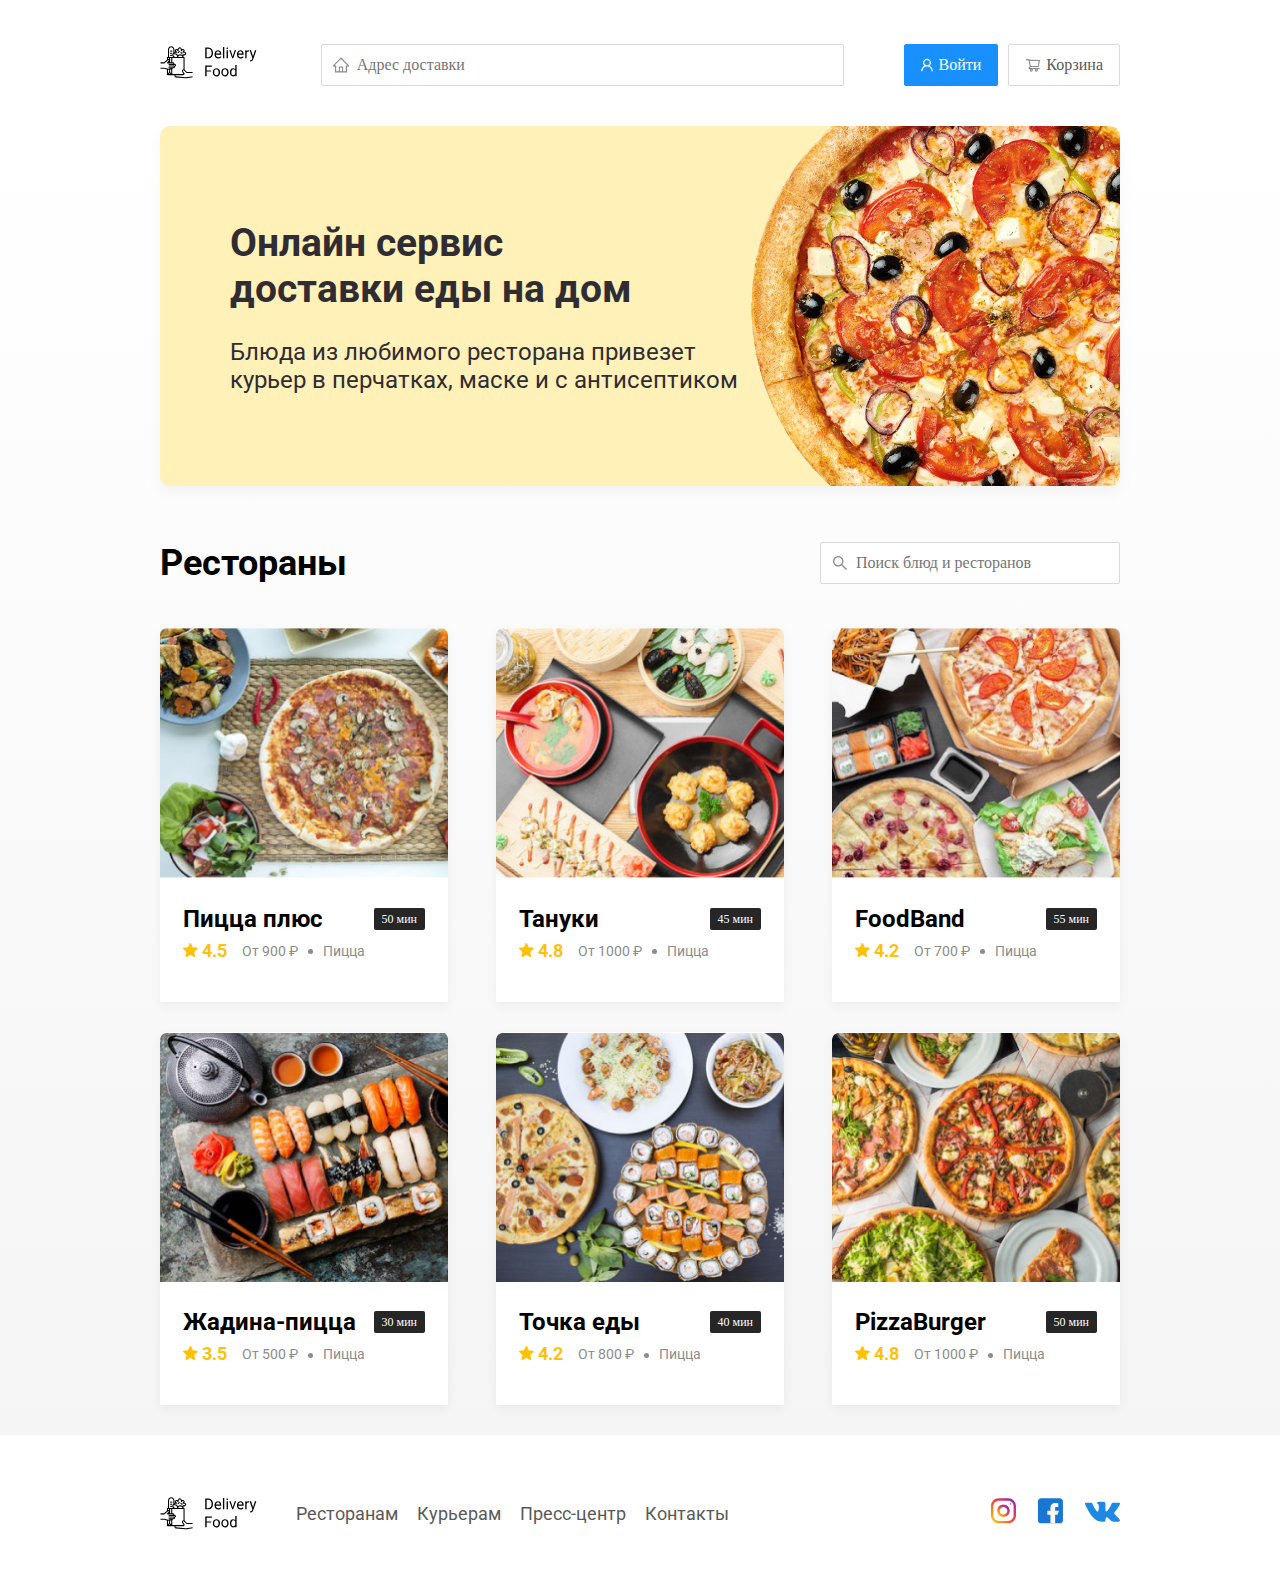
<file: index.html>
<!DOCTYPE html>
<html lang="ru">
  <head>
    <meta charset="UTF-8" />
    <meta name="viewport" content="width=device-width, initial-scale=1.0" />
    <meta http-equiv="X-UA-Compatible" content="ie=edge" />
    <title>Delivery food - доставка еды на дом</title>
    <link
      rel="stylesheet"
      href="https://fonts.googleapis.com/css2?family=Roboto:wght@400;700&display=swap"
      rel="stylesheet"
    />
    <link rel="stylesheet" href="css\animate.css" />
    <link rel="stylesheet" href="css\normalize.css" />
    <link rel="stylesheet" a href="css/style.css" />
  </head>
  <body>
    <!-- Шапка сайта -->
    <div class="container">
      <header class="header">
        <!-- Логотип -->
        <a href="index.html">
        <img src="img\logo.svg" alt="Logo" class="logo fadeInUp"/>
      </a>
        <!-- Поле поиска (адреса) -->
        <input
          type="text"
          class="input input-adress"
          placeholder="Адрес доставки"
        />
        <div class="buttons">
          <button class="button button-primary">
            <img src="img\user.svg" alt="user" class="button-icon" />
            <span class="button-text">Войти</span>
          </button>
          <button class="button">
            <img
              src="img\korzina.svg"
              alt="shopping"
              class="button-icon"
            /><span class="button-text">Корзина</span>
          </button>
        </div></div>
      </header>
     <main class="main">
      <div class="container">

          <section class="promo">
              <h1 class="promo-title">
                Онлайн сервис <br />
                доставки еды на дом
              </h1>
              <p class="promo-text">
                Блюда из любимого ресторана привезет курьер в перчатках, маске и с
                антисептиком
              </p>
            </section>
            <section class="restaurants">
              <div class="section-heading">
                <h2 class="section-title">Рестораны</h2>
                <input
                  type="text"
                  class="input input-search"
                  placeholder="Поиск блюд и ресторанов"
                />
              </div>
            </section>
            <div class="cards">
              <a href="restaurant.html" class="card wow fadeInUp">
                <img src="img\card_1.png" alt="image" class="card-image" />
                <div class="card-text">
                  <div class="card-heading">
                    <h3 class="card-title">Пицца плюс</h3>
                    <span class="card-tag tag">50 мин</span>
                  </div>
                  <!-- /card-heading -->
                  <div class="card-info">
                    <div class="raiting">
                      <img src="img\star.svg" alt="raiting" class="raiting-star" />
                      4.5
                    </div>
                    <!-- /raiting -->
                    <div class="price">От 900 ₽</div>
                    <!-- price -->
                    <div class="category">Пицца</div>
                    <!-- category -->
                  </div>
                  <!-- /card-info -->
                </div>
                <!-- /card-text -->
              </a>
              <!-- /card -->
      
              <a href="restaurant.html" class="card wow fadeInUp">
                <img src="img\food-1.png" alt="image" class="card-image" />
                <div class="card-text">
                  <div class="card-heading">
                    <h3 class="card-title">Тануки</h3>
                    <span class="card-tag tag">45 мин</span>
                  </div>
                  <!-- /card-heading -->
                  <div class="card-info">
                    <div class="raiting">
                      <img src="img\star.svg" alt="raiting" class="raiting-star" />
                      4.8
                    </div>
                    <!-- /raiting -->
                    <div class="price">От 1000 ₽</div>
                    <!-- price -->
                    <div class="category">Пицца</div>
                    <!-- category -->
                  </div>
                  <!-- /card-info -->
                </div>
                <!-- /card-text -->
              </a>
              <!-- /card -->
      
              <a href="restaurant.html" class="card wow fadeInUp">
                <img src="img\food_2.png" alt="image" class="card-image" />
                <div class="card-text">
                  <div class="card-heading">
                    <h3 class="card-title">FoodBand</h3>
                    <span class="card-tag tag">55 мин</span>
                  </div>
                  <!-- /card-heading -->
                  <div class="card-info">
                    <div class="raiting">
                      <img src="img\star.svg" alt="raiting" class="raiting-star" />
                      4.2
                    </div>
                    <!-- /raiting -->
                    <div class="price">От 700 ₽</div>
                    <!-- price -->
                    <div class="category">Пицца</div>
                    <!-- category -->
                  </div>
                  <!-- /card-info -->
                </div>
                <!-- /card-text -->
              </a>
              <!-- /card -->
      
              <a href="restaurant.html" class="card wow fadeInUp">
                <img src="img\food_3.png" alt="image" class="card-image" />
                <div class="card-text">
                  <div class="card-heading">
                    <h3 class="card-title">Жадина-пицца</h3>
                    <span class="card-tag tag">30 мин</span>
                  </div>
                  <!-- /card-heading -->
                  <div class="card-info">
                    <div class="raiting">
                      <img src="img\star.svg" alt="raiting" class="raiting-star" />
                      3.5
                    </div>
                    <!-- /raiting -->
                    <div class="price">От 500 ₽</div>
                    <!-- price -->
                    <div class="category">Пицца</div>
                    <!-- category -->
                  </div>
                  <!-- /card-info -->
                </div>
                <!-- /card-text -->
              </a>
              <!-- /card -->
      
              <a href="restaurant.html" class="card wow fadeInUp">
                <img src="img\food_4.png" alt="image" class="card-image" />
                <div class="card-text">
                  <div class="card-heading">
                    <h3 class="card-title">Точка еды</h3>
                    <span class="card-tag tag">40 мин</span>
                  </div>
                  <!-- /card-heading -->
                  <div class="card-info">
                    <div class="raiting">
                      <img src="img\star.svg" alt="raiting" class="raiting-star" />
                      4.2
                    </div>
                    <!-- /raiting -->
                    <div class="price">От 800 ₽</div>
                    <!-- price -->
                    <div class="category">Пицца</div>
                    <!-- category -->
                  </div>
                  <!-- /card-info -->
                </div>
                <!-- /card-text -->
              </a>
              <!-- /card -->
      
              <a href="restaurant.html" class="card wow fadeInUp">
                <img src="img\food_5.png" alt="image" class="card-image" />
                <div class="card-text">
                  <div class="card-heading">
                    <h3 class="card-title">PizzaBurger</h3>
                    <span class="card-tag tag">50 мин</span>
                  </div>
                  <!-- /card-heading -->
                  <div class="card-info">
                    <div class="raiting">
                      <img src="img\star.svg" alt="raiting" class="raiting-star" />
                      4.8
                    </div>
                    <!-- /raiting -->
                    <div class="price">От 1000 ₽</div>
                    <!-- price -->
                    <div class="category">Пицца</div>
                    <!-- category -->
                  </div>
                  <!-- /card-info -->
                </div>
                <!-- /card-text -->
              </a>
              <!-- /card -->
            </div>
            <!-- </div class="cards"> -->
          </div>
     </main>

     <footer class="footer">

      <div class="container">
        <div class="footer-block">
        <img src="img\logo.svg" alt="logo" class="logo footer-logo">
        <!-- ниже, навигационное меню -->
        <nav class="footer-nav">
<a href="#" class="footer-link">Ресторанам </a>
<a href="#" class="footer-link">Курьерам</a>
<a href="#" class="footer-link">Пресс-центр</a>
<a href="#" class="footer-link">Контакты</a>
</nav>
<div class="social-links">
  <a href="#" class="social-link"><img src="img\instagram.svg" alt="instagram"></a>
  <a href="#" class="social-link"><img src="img\facebook.svg" alt="facebook"></a>
  <a href="#" class="social-link"><img src="img\vk.svg" alt="vk"></a>

</div>

</div>
        
      </div>
     </footer>
  </body>
</html>
</file>
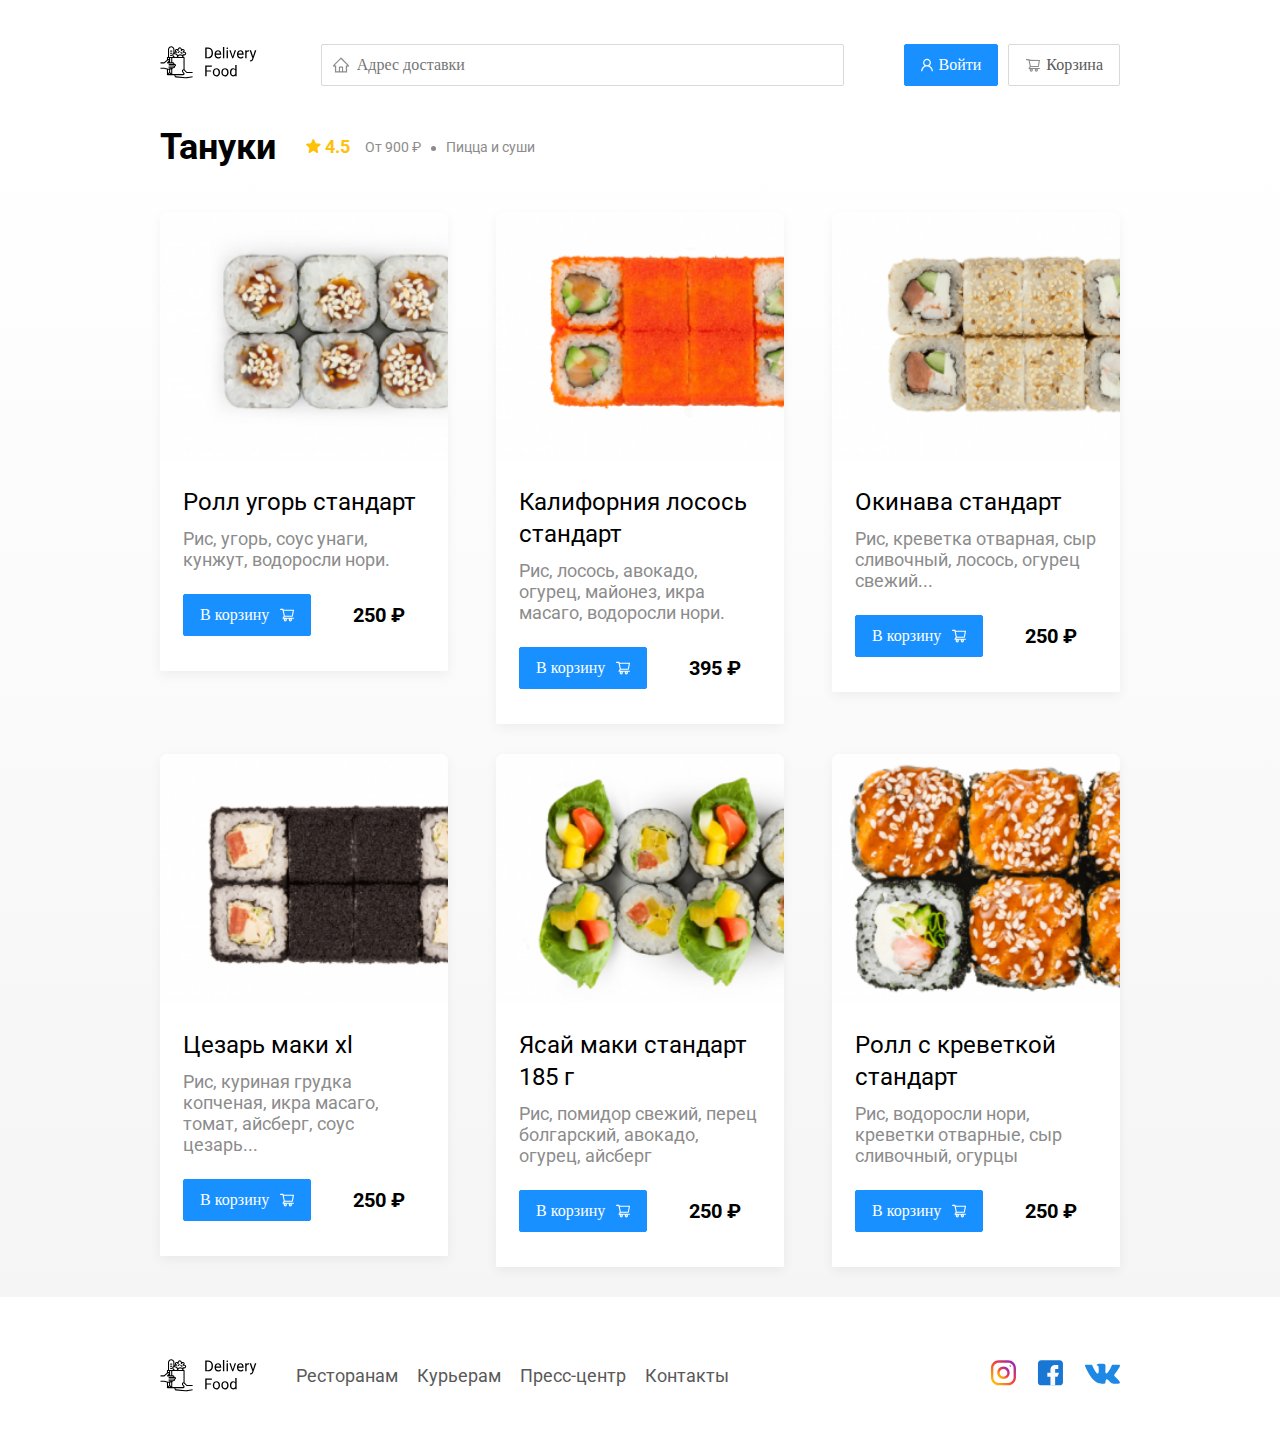
<file: restaurant.html>
<!DOCTYPE html>
<html lang="ru">
  <head>
    <meta charset="UTF-8" />
    <meta name="viewport" content="width=device-width, initial-scale=1.0" />
    <meta http-equiv="X-UA-Compatible" content="ie=edge" />
    <title>Тануки - доставка еды на дом</title>
    <link
      rel="stylesheet"
      href="https://fonts.googleapis.com/css2?family=Roboto:wght@400;700&display=swap"
      rel="stylesheet"
    />
    <link rel="stylesheet" href="css\animate.css" />
    <link rel="stylesheet" href="css\normalize.css" />
    <link rel="stylesheet" a href="css/style.css" />
  </head>
  <body>
    <!-- Шапка сайта -->
    <div class="container">
      <header class="header">
        <!-- Логотип -->
        <a href="index.html">
          <img src="img\logo.svg" alt="Logo" class="logo animated fadeInUp"
        /></a>
        <!-- Поле поиска (адреса) -->
        <input
          type="text"
          class="input input-adress"
          placeholder="Адрес доставки"
        />
        <div class="buttons">
          <button class="button button-primary">
            <img src="img\user.svg" alt="user" class="button-icon" />
            <span class="button-text">Войти</span>
          </button>
          <button class="button" id="cart-button">
            <img src="img\korzina.svg" alt="shopping" class="button-icon" />
            <span class="button-text">Корзина</span>
          </button>
        </div>
      </header>
    </div>
    <main class="main">
      <div class="container">
        <section class="restaurants">
          <div class="section-heading">
            <h2 class="section-title">Тануки</h2>
            <div class="card-info">
              <div class="raiting">
                <img src="img\star.svg" alt="raiting" class="raiting-star" />
                4.5
              </div>
              <!-- /raiting -->
              <div class="price">От 900 ₽</div>
              <!-- price -->
              <div class="category">Пицца и суши</div>
              <!-- category -->
            </div>
          </div>
        </section>
        <div class="cards">
          <div class="card wow fadeInUp" data-wow-delay="0.2s">
            <img src="img\image.png" alt="image" class="card-image" />
            <div class="card-text">
              <div class="card-heading">
                <h3 class="card-title card-title-reg">Ролл угорь стандарт</h3>
              </div>
              <!-- /card-heading -->
              <div class="card-info">
                <div class="ingredients">
                  Рис, угорь, соус унаги, кунжут, водоросли нори.
                </div>
                <div class="card-buttons"></div>
                <!-- category -->

                <button class="button button-primary">
                  <span class="button-card-text">В корзину</span>
                  <img
                    src="img\shop_2.svg"
                    alt="shopping"
                    class="button-card-image"
                  />
                </button>
                <strong class="card-price-bold">250 ₽</strong>
              </div>
              <!-- /card-info -->
            </div>
            <!-- /card-text -->
          </div>
          <!-- /card -->

          <div class="card wow fadeInUp" data-wow-delay="0.4s">
            <img src="img\image(1).png" alt="image" class="card-image" />
            <div class="card-text">
              <div class="card-heading">
                <h3 class="card-title card-title-reg">
                  Калифорния лосось стандарт
                </h3>
              </div>
              <!-- /card-heading -->
              <div class="card-info">
                <div class="ingredients">
                  Рис, лосось, авокадо, огурец, майонез, икра масаго, водоросли
                  нори.
                </div>
                <div class="card-buttons"></div>
                <!-- category -->

                <button class="button button-primary">
                  <span class="button-card-text">В корзину</span>
                  <img
                    src="img\shop_2.svg"
                    alt="shopping"
                    class="button-card-image"
                  />
                </button>
                <strong class="card-price-bold">395 ₽</strong>
              </div>
              <!-- /card-info -->
            </div>
            <!-- /card-text -->
          </div>
          <!-- /card -->

          <div class="card wow fadeInUp" data-wow-delay="0.6s">
            <img src="img\image(2).png" alt="image" class="card-image" />
            <div class="card-text">
              <div class="card-heading">
                <h3 class="card-title card-title-reg">Окинава стандарт</h3>
              </div>
              <!-- /card-heading -->
              <div class="card-info">
                <div class="ingredients">
                  Рис, креветка отварная, сыр сливочный, лосось, огурец
                  свежий...
                </div>
                <div class="card-buttons"></div>
                <!-- category -->

                <button class="button button-primary">
                  <span class="button-card-text">В корзину</span>
                  <img
                    src="img\shop_2.svg"
                    alt="shopping"
                    class="button-card-image"
                  />
                </button>
                <strong class="card-price-bold">250 ₽</strong>
              </div>
              <!-- /card-info -->
            </div>
            <!-- /card-text -->
          </div>
          <!-- /card -->

          <div class="card wow fadeInUp" data-wow-delay="0.2s">
            <img src="img\image(3).png" alt="image" class="card-image" />
            <div class="card-text">
              <div class="card-heading">
                <h3 class="card-title card-title-reg">Цезарь маки хl</h3>
              </div>
              <!-- /card-heading -->
              <div class="card-info">
                <div class="ingredients">
                  Рис, куриная грудка копченая, икра масаго, томат, айсберг,
                  соус цезарь...
                </div>
                <div class="card-buttons"></div>
                <!-- category -->

                <button class="button button-primary">
                  <span class="button-card-text">В корзину</span>
                  <img
                    src="img\shop_2.svg"
                    alt="shopping"
                    class="button-card-image"
                  />
                </button>
                <strong class="card-price-bold">250 ₽</strong>
              </div>
              <!-- /card-info -->
            </div>
            <!-- /card-text -->
          </div>
          <!-- /card -->

          <div class="card wow fadeInUp" data-wow-delay="0.4s">
            <img src="img\image(4).png" alt="image" class="card-image" />
            <div class="card-text">
              <div class="card-heading">
                <h3 class="card-title card-title-reg">
                  Ясай маки стандарт 185 г
                </h3>
              </div>
              <!-- /card-heading -->
              <div class="card-info">
                <div class="ingredients">
                  Рис, помидор свежий, перец болгарский, авокадо, огурец,
                  айсберг
                </div>
                <div class="card-buttons"></div>
                <!-- category -->

                <button class="button button-primary">
                  <span class="button-card-text">В корзину</span>
                  <img
                    src="img\shop_2.svg"
                    alt="shopping"
                    class="button-card-image"
                  />
                </button>
                <strong class="card-price-bold">250 ₽</strong>
              </div>
              <!-- /card-info -->
            </div>
            <!-- /card-text -->
          </div>
          <!-- /card -->

          <div class="card wow fadeInUp" data-wow-delay="0.6s">
            <img src="img\image(5).png" alt="image" class="card-image" />
            <div class="card-text">
              <div class="card-heading">
                <h3 class="card-title card-title-reg">
                  Ролл с креветкой стандарт
                </h3>
              </div>
              <!-- /card-heading -->
              <div class="card-info">
                <div class="ingredients">
                  Рис, водоросли нори, креветки отварные, сыр сливочный, огурцы
                </div>
                <div class="card-buttons"></div>
                <!-- category -->

                <button class="button button-primary">
                  <span class="button-card-text">В корзину</span>
                  <img
                    src="img\shop_2.svg"
                    alt="shopping"
                    class="button-card-image"
                  />
                </button>
                <strong class="card-price-bold">250 ₽</strong>
              </div>
              <!-- /card-info -->
            </div>
            <!-- /card-text -->
          </div>
          <!-- /card -->
        </div>
        <!-- </div class="cards"> -->
      </div>
    </main>

    <footer class="footer">
      <div class="container">
        <div class="footer-block">
          <img src="img\logo.svg" alt="logo" class="logo footer-logo" />
          <!-- ниже, навигационное меню -->
          <nav class="footer-nav">
            <a href="#" class="footer-link">Ресторанам </a>
            <a href="#" class="footer-link">Курьерам</a>
            <a href="#" class="footer-link">Пресс-центр</a>
            <a href="#" class="footer-link">Контакты</a>
          </nav>
          <div class="social-links">
            <a href="#" class="social-link"
              ><img src="img\instagram.svg" alt="instagram"
            /></a>
            <a href="#" class="social-link"
              ><img src="img\facebook.svg" alt="facebook"
            /></a>
            <a href="#" class="social-link"><img src="img\vk.svg" alt="vk"/></a>
          </div>
        </div>
      </div>
    </footer>

    <!-- ВСПЛЫВАЮЩЕЕ ОКНО НА САЙТЕ -->

    <div class="modal">
      <div class="modal-dialog">
        <div class="modal-header">
          <h3 class="modal-title">Корзина</h3>
          <button class="close">&times;</button>
        </div>
        <div class="modal-body">
          <div class="food-row">
            <span class="food-name">Ролл угорь стандарт</span>
            <strong class="food-price">250 ₽</strong>
            <div class="food-counter">
              <button class="counter-button">-</button>
              <span class="counter"> 1 </span>
              <button class="counter-button">+</button>
            </div>
          </div>
          <div class="food-row">
            <span class="food-name">Ролл угорь стандарт</span>
            <strong class="food-price">250 ₽</strong>
            <div class="food-counter">
              <button class="counter-button">-</button>
              <span class="counter"> 1 </span>
              <button class="counter-button">+</button>
            </div>
          </div>
          <div class="food-row">
            <span class="food-name">Ролл угорь стандарт</span>
            <strong class="food-price">250 ₽</strong>
            <div class="food-counter">
              <button class="counter-button">-</button>
              <span class="counter"> 1 </span>
              <button class="counter-button">+</button>
            </div>
          </div>
          <div class="food-row">
            <span class="food-name">Ролл угорь стандарт</span>
            <strong class="food-price">250 ₽</strong>
            <div class="food-counter">
              <button class="counter-button">-</button>
              <span class="counter"> 1 </span>
              <button class="counter-button">+</button>
            </div>
          </div>
          <div class="food-row">
            <span class="food-name">Ролл угорь стандарт</span>
            <strong class="food-price">250 ₽</strong>
            <div class="food-counter">
              <button class="counter-button">-</button>
              <span class="counter"> 1 </span>
              <button class="counter-button">+</button>
            </div>
          </div>
        </div>
        <div class="modal-footer">
          <span class="modal-pricetag">1250 ₽</span>
          <div class="footer-buttons"></div>
          <button class="button button-primary">Оформить заказ</button>
          <button class="button">Отмена</button>
        </div>
      </div>
    </div>

    <script src="js\wow.min.js"></script>
    <script src="js\main.js"></script>
  </body>
</html>
</file>
<file: css/style.css>
* {
  box-sizing: border-box;
}
.body {
  font-family: "Roboto", sans-serif;
  padding-top: 44px;
}
.container {
  max-width: 1200px;
  margin: auto;
}
.header {
  display: flex;
  align-items: center;
  justify-content: space-between;
  margin-bottom: 40px;
  margin-top: 44px;
}
/* при display flex - элементы выстраиваются в строку
align-items: center - выравнивание по центру относителньо друг друга;
justify-content: space-between; - раскидать контент по краям, так чтобы между ними было одинаковое расстояние;
*/
.input {
  background: #ffffff;
  border: 1px solid #d9d9d9;
  border-radius: 2px;
  font-size: 16px;
  line-height: 24px;
  padding: 8px;
  padding-left: 35px;
  background-repeat: no-repeat;
  background-position: left 11px center;
}
.input-adress {
  flex: 0.8;
  background-image: url(../img/home.svg);
}
.input-search {
  width: 300px;
  background-image: url(../img/search.svg);
  margin-left: auto;
}
/* background-repeat: no-repeat; - чтобы картинка на фоне не повторялась */
.buttons {
  display: flex;
  align-items: center;
}
.button {
  display: flex;
  align-items: center;
  padding: 8px 16px;
  background: #ffffff;
  border: 1px solid #d9d9d9;
  box-sizing: border-box;
  box-shadow: 0px 0px 2px rgba(0, 0, 0, 0.0015);
  border-radius: 2px;
  color: #595959;
  font-size: 16px;
  line-height: 24px;
}
.button-primary {
  background: #1890ff;
  border: 1px solid #1890ff;
  color: #ffffff;
  margin-right: 10px;
}
.button-icon {
  margin-right: 6px;
  vertical-align: middle;
}
.button-card-text {
  margin-right: 10px;
}
.main {
  background: linear-gradient(
    180deg,
    rgba(245, 245, 245, 0) 1.04%,
    #f5f5f5 100%
  );
}
.button-text {
  vertical-align: middle;
}
/*  vertical-align: middle; - выравнивание по середине */
.promo {
  box-shadow: 0px 7px 12px rgba(158, 158, 163, 0.1);
  background: #fff1b8 url(../img/promo_image_2.png) no-repeat top -100px right -247px /
    924px;
  border-radius: 10px;
  padding: 68px 70px;
  margin-bottom: 56px;
}
.promo-title {
  font-family: Roboto;
  font-style: normal;
  font-weight: bold;
  font-size: 39px;
  line-height: 46px;
  color: #302c34;
}
.promo-text {
  max-width: 538px;
  font-family: Roboto;
  font-style: normal;
  font-weight: normal;
  font-size: 24px;
  line-height: 28px;
  color: #302c34;
}

.section-heading {
  display: flex;
  align-items: center;
  margin-bottom: 44px;
}
.section-title {
  font-family: Roboto;
  font-style: normal;
  font-weight: bold;
  font-size: 36px;
  line-height: 42px;
  color: #000000;
  margin: 0;
  margin-right: 30px;
}
.cards {
  display: flex;
  flex-wrap: wrap;
  align-items: flex-start;
  justify-content: space-between;
}
/* flex-wrap: wrap;- если карточки не помещаются, они переносятся на другую строку
justify-content: space-between; - раскидать по всей ширине */
.card {
  background: #ffffff;
  box-shadow: 0px 4px 12px rgba(0, 0, 0, 0.05);
  overflow: hidden;
  margin-bottom: 30px;
  border-radius: 7px 7px 0px 0px;
  flex-basis: 30%;
  text-decoration: none;
}
/* overflow: hidden; - обрезает все, что вылезает за края */
.card-image {
  max-width: 384px;
  height: 250px;
  object-fit: cover;
}
/* object-fit: cover; - если картинка другого размера, свойство исправляет */
.card-text {
  padding-top: 20px;
  padding-bottom: 35px;
  padding-left: 23px;
  padding-right: 23px;
}
.card-heading {
  display: flex;
  align-items: center;
  justify-content: space-between;
}
/* justify-content: space-between; - раскидывает по-краям */
.card-title {
  margin: 0;
  font-family: Roboto;
  font-style: normal;
  font-weight: bold;
  font-size: 24px;
  line-height: 32px;
  color: #000000;
}
.card-title-reg {
  font-weight: 400;
}
.card-tag {
  font-family: SF Pro Display;
  font-style: normal;
  font-weight: normal;
  font-size: 12px;
  line-height: 20px;
  color: #ffffff;
  background: #262626;
  border-radius: 2px;
  padding: 1px 8px;
}
.card-info {
  display: flex;
  align-items: center;
  flex-wrap: wrap;
}
/* flex-wrap: wrap; - текст перепрыгивает на следующую строку */
.card-buttons {
  display: flex;
  align-items: center;
  margin-top: 24px;
}
.card-price-bold {
  font-family: Roboto;
  font-style: normal;
  font-weight: bold;
  font-size: 20px;
  line-height: 32px;
  margin-left: 32px;
}
.raiting {
  margin-right: 26px;
  color: #ffc107;
  font-family: Roboto;
  font-style: normal;
  font-weight: bold;
  font-size: 18px;
  line-height: 32px;
}
.price,
.category {
  font-family: Roboto;
  font-style: normal;
  font-weight: normal;
  font-size: 18px;
  line-height: 32px;
  color: #8c8c8c;
}
.price {
  margin-right: 10px;
}
.ingredients {
  font-family: Roboto;
  font-style: normal;
  font-weight: normal;
  font-size: 18px;
  line-height: 21px;
  color: #8c8c8c;
  margin-top: 10px;
  margin-bottom: 24px;
}
.price:after {
  content: "";
  width: 5px;
  height: 5px;
  background-color: #8c8c8c;
  display: inline-block;
  vertical-align: middle;
  border-radius: 50%;
  margin-left: 10px;
}
/* точка */
.footer {
  padding: 60px 0px;
}
.footer-block {
  display: flex;
  align-items: center;
  justify-content: space-between;
}
.footer-nav {
  margin-left: 35px;
  margin-right: auto;
}
.footer-link {
  display: inline-block;
  color: #595959;
  text-decoration: none;
  font-family: Roboto;
  font-style: normal;
  font-weight: normal;
  font-size: 18px;
  line-height: 21px;
}
/* делаем отступы справа для всех ссылок, кроме последней */
.footer-link:not(:last-child) {
  margin-right: 15px;
}
.social-links {
  display: flex;
  align-items: center;
}
.social-link:not(:last-child) {
  margin-right: 21px;
}
.modal {
  position: fixed;
  left: 0;
  top: 0;
  width: 100%;
  height: 100%;
  background: rgba(0, 0, 0, 0.4);
  display: none;
}
.is-open {
  display: flex;
}
.modal-dialog {
  max-width: 780px;
  width: 95%;
  background: #ffffff;
  border-radius: 5px;
  margin: auto;
  padding: 40px 45px;
}
.modal-header {
  display: flex;
  align-items: center;
  justify-content: space-between;
  margin-bottom: 45px;
}
.modal-title {
  margin: 0;
  font-family: Roboto;
  font-style: normal;
  font-weight: bold;
  font-size: 36px;
  line-height: 42px;
}
/* опитсываем крестик (кнопка закрытия) */
.close {
  font-size: 36px;
  border: none;
  background-color: transparent;
}
.food-row {
  display: flex;
  align-items: flex-start;
  justify-content: space-between;
  padding-bottom: 8px;
  border-bottom: 1px solid #d9d9d9;
  margin-bottom: 15px;
}
.modal-body {
  margin-bottom: 52px;
}
.food-name {
  font-family: Roboto;
  font-style: normal;
  font-weight: normal;
  font-size: 18px;
  line-height: 32px;
}
.food-price {
  margin-left: auto;
  margin-right: 47px;
  font-family: Roboto;
  font-style: normal;
  font-weight: bold;
  font-size: 20px;
  line-height: 32px;
}
.food-counter {
  display: flex;
  align-items: center;
}
.counter-button {
  display: flex;
  align-items: center;
  justify-content: center;
  width: 39px;
  height: 32px;
  background: #ffffff;
  border: 1px solid #40a9ff;
  box-sizing: border-box;
  border-radius: 2px;
  font-family: SF Pro Display;
  font-style: normal;
  font-weight: normal;
  font-size: 14px;
  line-height: 22px;
  color: #40a9ff;
}
.counter {
  font-family: SF Pro Display;
  font-style: normal;
  font-weight: normal;
  font-size: 16px;
  line-height: 24px;
  margin-left: 10px;
  margin-right: 10px;
}

.modal-footer {
  display: flex;
  align-items: center;
  justify-content: space-between;
}
.footer-buttons {
  display: flex;
  align-items: center;
}
.modal-pricetag {
  background: #262626;
  border-radius: 5px;
  color: white;
  padding: 15px 20px;
}
/* делаем сайт адаптивным!!! */
@media (max-width: 1366px) {
  .container {
    max-width: 960px;
  }
  .promo {
    background-position: center right -250px;
    background-size: 750px;
  }
  .category,
  .price {
    font-size: 14px;
  }
  .raiting {
    margin-right: 15px;
  }
  .category {
    text-overflow: ellipsis;
    overflow: hidden;
    white-space: nowrap;
    max-width: 150px;
    /* text-overflow: ellipsis; - скрывает лишний текст, к-й не поместился в карточку
  white-space: nowrap - запрещает перенос строки */
  }
}
@media (max-width: 992px) {
  .container {
    max-width: 750px;
  }
  .promo {
    padding: 50px;
    background-size: 500px;
    background-position: center right -230px;
  }
  .promo-text {
    font-size: 18px;
    max-width: 400px;
  }
  .card {
    flex-basis: 49%;
  }
  .footer-link {
    font-size: 16px;
  }
}
@media (max-width: 760px) {
  .container {
    max-width: 560px;
  }
  .card-info {
    flex-wrap: wrap;
  }
  .card.raiting {
    flex-basis: 100%;
  }
  /* flex-basis: 100%; - перенос текста на другую строку */
  .card-title {
    font-size: 18px;
  }
  .promo {
    background-size: 400px;
    background-position: bottom 50px right -200px;
  }
  .promo-title {
    font-size: 24px;
    line-height: 1.4;
  }
  .promo-text {
    margin-top: 0px;
  }
}
@media (max-width: 578px) {
  .container {
    width: 90%;
  }
  .header {
    flex-wrap: wrap;
  }
  .input-adress {
    order: 5;
    margin-top: 15px;
    flex: 1;
  }
  .promo {
    background-image: none;
  }
  .promo-title {
    margin-bottom: 10px;
  }
  .section-title {
    font-size: 20px;
  }
  .card {
    flex-basis: 100%;
  }
  .card-image {
    width: 100%;
  }
  .footer {
    padding: 30px 0;
  }
  .footer-block {
    align-items: flex-start;
  }
  .footer-nav {
    order: 0;
    margin-left: 0;
    margin-right: 0;
    display: flex;
    flex-direction: column;
  }
  .footer-logo {
    margin-right: 15px;
    order: 1;
  }
  .social-link {
    order: 2;
  }
}
@media (max-width: 480px) {
  .button-icon {
    margin: 0;
  }
  .button {
    min-width: 40px;
  }
  .button-text {
    display: none;
  }
  /* display: none - скрываем текст на кнопках */
  .promo {
    padding: 20px;
  }
  .section-heading {
    flex-wrap: wrap;
  }
  .footer-block {
    flex-wrap: wrap;
    flex-direction: column;
    align-items: center;
  }
  .footer-logo {
    order: 0;
    margin-bottom: 20px;
    text-align: center;
  }
  .footer-link:not(:last-child) {
    margin-right: 0;
  }
}
</file>
